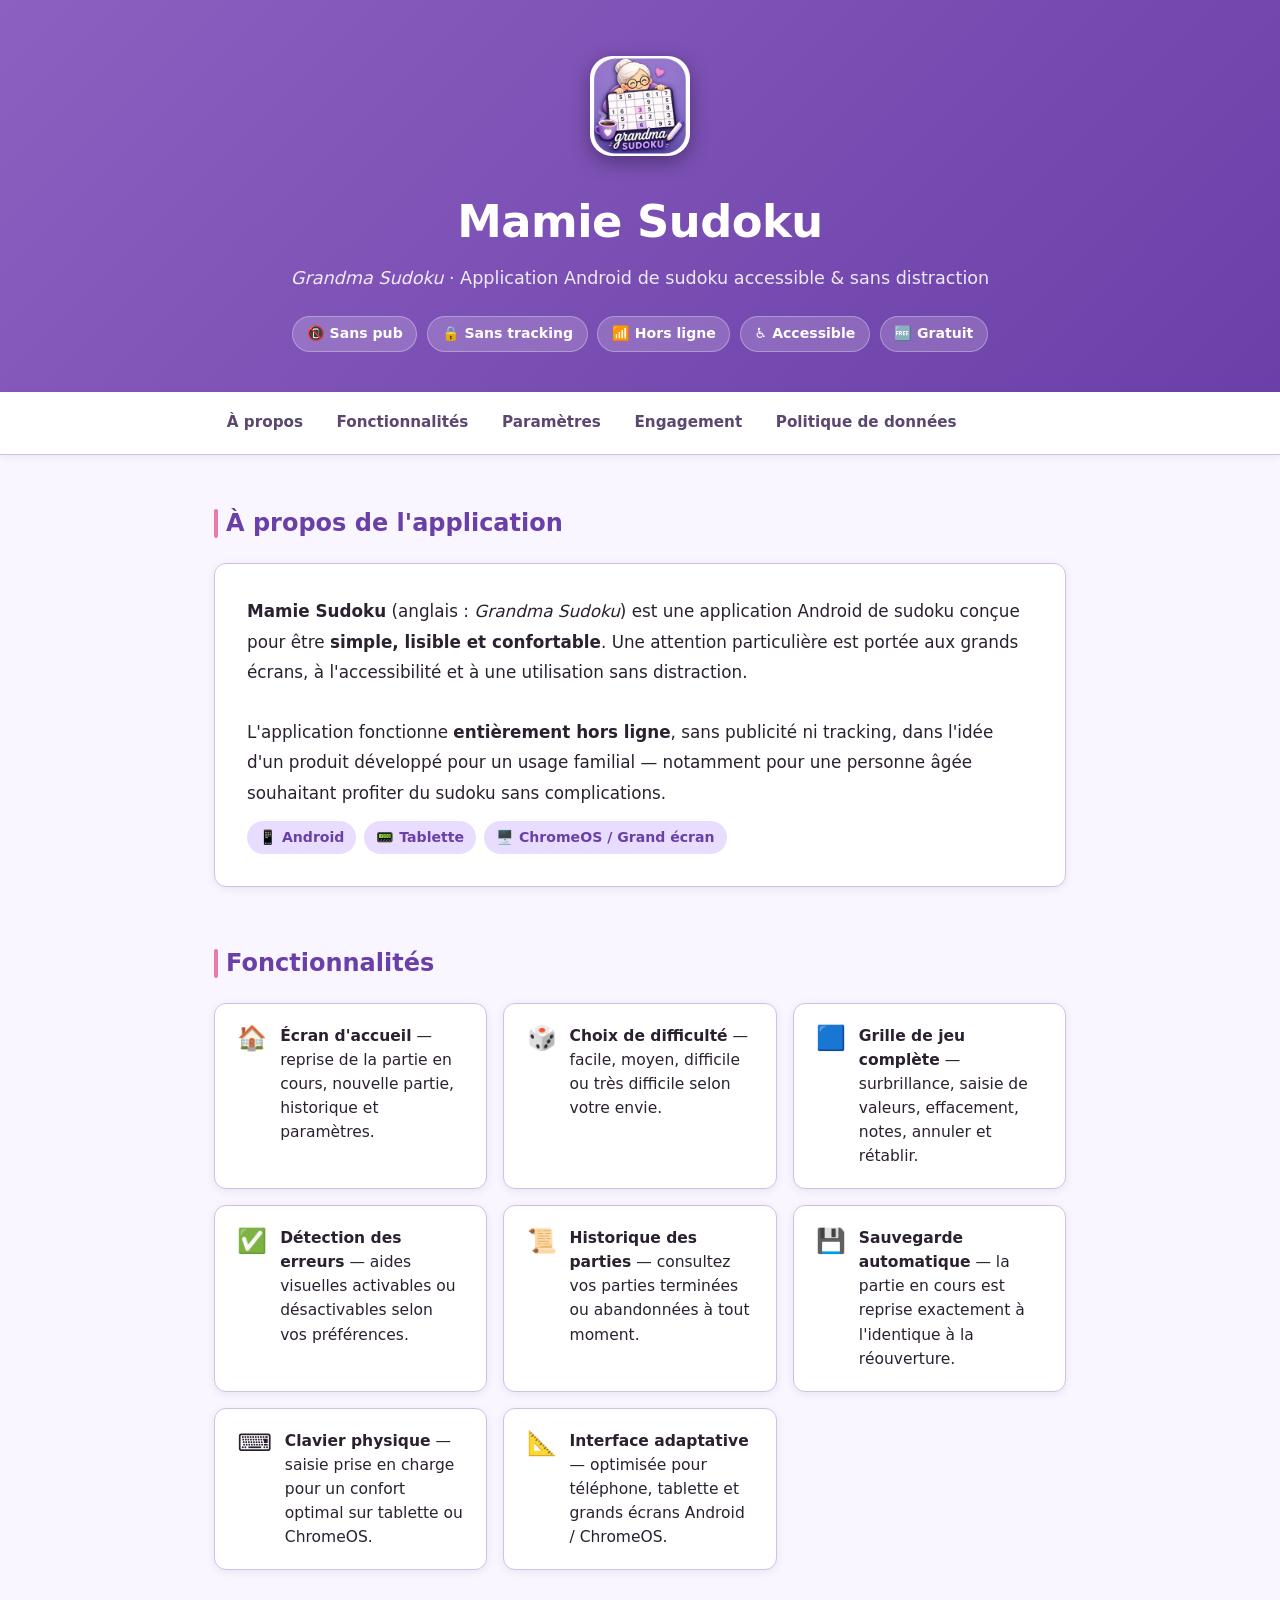
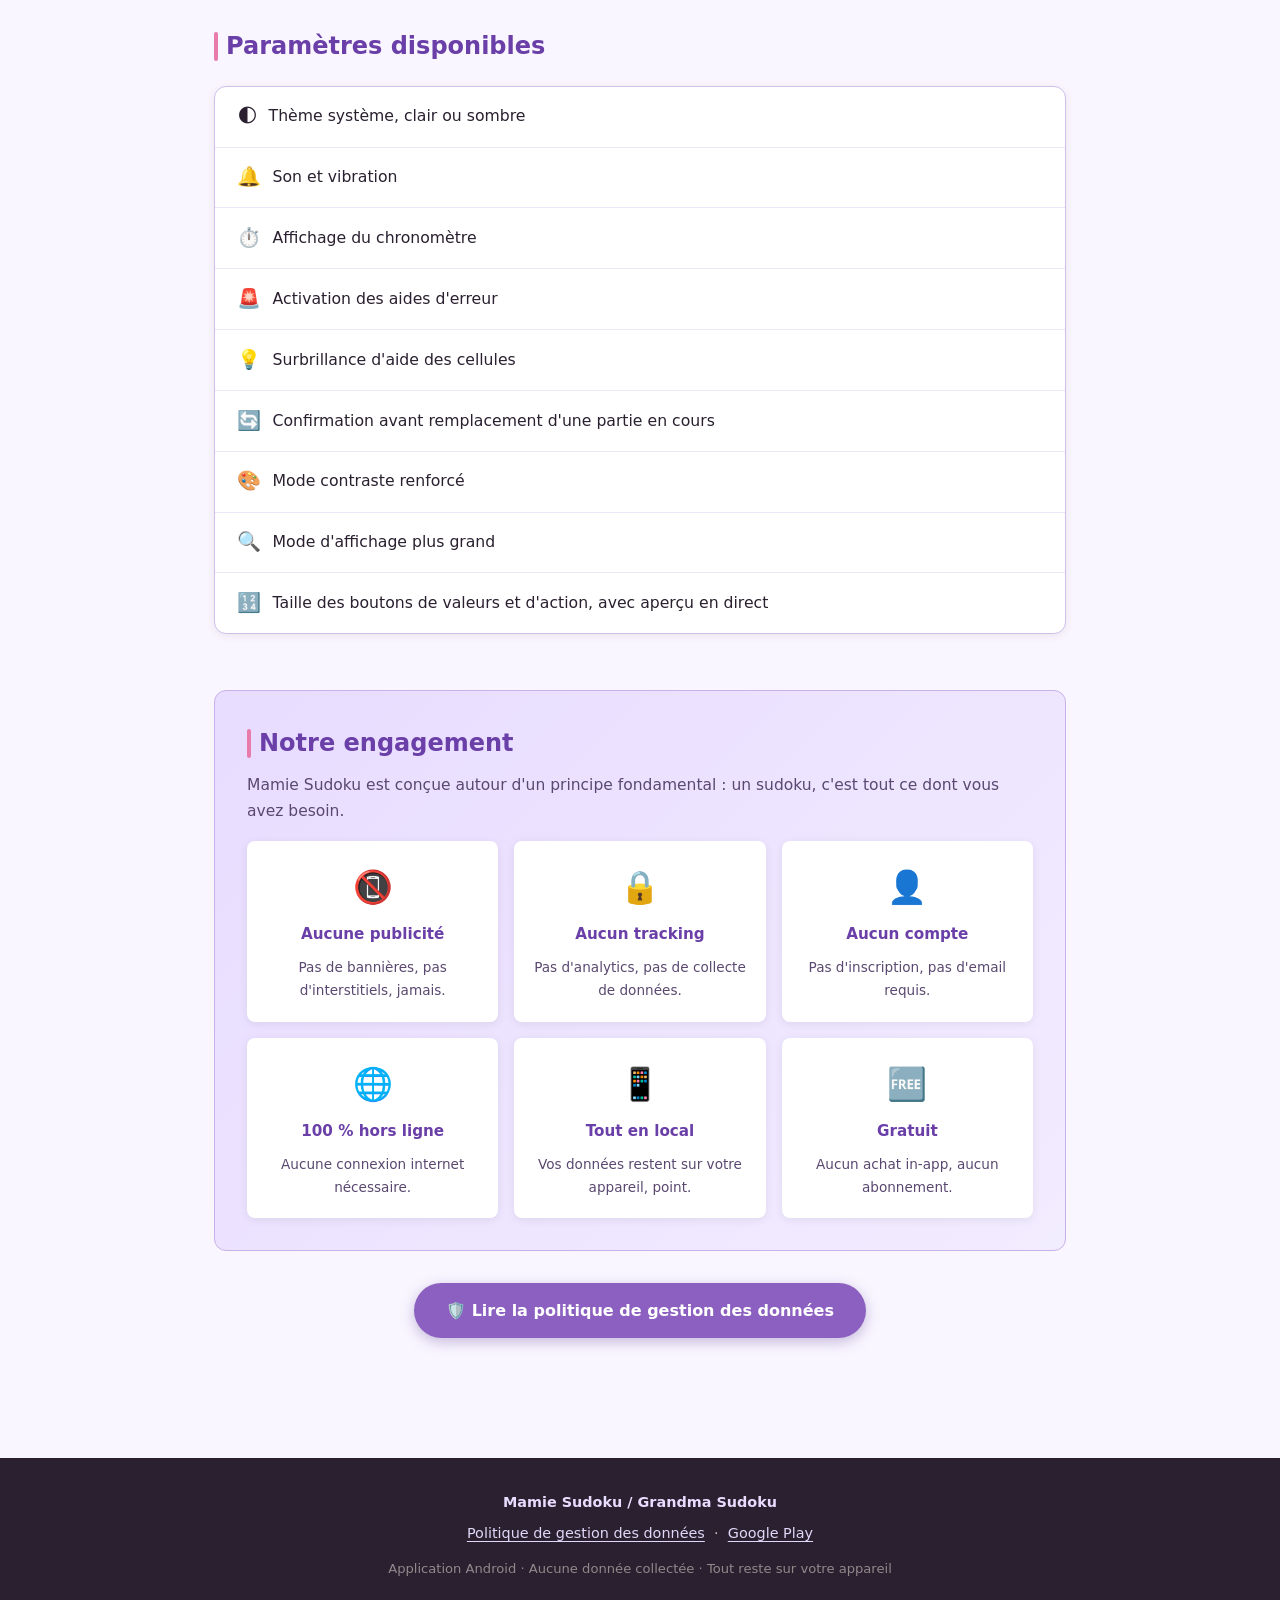
<file: index.html>
<!DOCTYPE html>
<html lang="fr">
<head>
  <meta charset="UTF-8" />
  <meta name="viewport" content="width=device-width, initial-scale=1.0" />
  <title>Mamie Sudoku – Application Android de Sudoku accessible</title>
  <meta name="description" content="Mamie Sudoku (Grandma Sudoku) est une application Android de sudoku simple, lisible et accessible, conçue pour les grands écrans, sans publicité ni tracking. Tout fonctionne hors ligne." />
  <link rel="stylesheet" href="css/style.css" />
  <link rel="icon" href="img/icon.png" type="image/png" />
</head>
<body>

  <a class="skip-link" href="#main-content">Aller au contenu principal</a>

  <!-- ===== HERO ===== -->
  <header class="site-header" role="banner">
    <div class="container">
      <div class="app-icon" role="img" aria-label="Icône de l'application Mamie Sudoku">
        <img src="img/icon.png" alt="Icône Mamie Sudoku" />
      </div>
      <h1>Mamie Sudoku</h1>
      <p class="header-subtitle">
        <em>Grandma Sudoku</em> · Application Android de sudoku accessible &amp; sans distraction
      </p>
      <div class="badge-row" aria-label="Points clés">
        <span class="badge">📵 Sans pub</span>
        <span class="badge">🔒 Sans tracking</span>
        <span class="badge">📶 Hors ligne</span>
        <span class="badge">♿ Accessible</span>
        <span class="badge">🆓 Gratuit</span>
      </div>
    </div>
  </header>

  <!-- ===== NAV ===== -->
  <nav class="site-nav" aria-label="Navigation principale">
    <div class="container">
      <a href="#description">À propos</a>
      <a href="#fonctionnalites">Fonctionnalités</a>
      <a href="#parametres">Paramètres</a>
      <a href="#engagement">Engagement</a>
      <a href="privacy.html">Politique de données</a>
    </div>
  </nav>

  <!-- ===== MAIN ===== -->
  <main id="main-content">
    <div class="container">

      <!-- Description -->
      <section id="description" aria-labelledby="desc-title">
        <h2 class="section-title" id="desc-title">À propos de l'application</h2>
        <div class="description-card">
          <p>
            <strong>Mamie Sudoku</strong> (anglais&nbsp;: <em>Grandma Sudoku</em>) est une application Android de sudoku
            conçue pour être <strong>simple, lisible et confortable</strong>. Une attention particulière est portée
            aux grands écrans, à l'accessibilité et à une utilisation sans distraction.
          </p>
          <br />
          <p>
            L'application fonctionne <strong>entièrement hors ligne</strong>, sans publicité ni tracking,
            dans l'idée d'un produit développé pour un usage familial — notamment pour une personne âgée
            souhaitant profiter du sudoku sans complications.
          </p>
          <div class="platform-tags" aria-label="Plateformes supportées">
            <span class="platform-tag">📱 Android</span>
            <span class="platform-tag">📟 Tablette</span>
            <span class="platform-tag">🖥️ ChromeOS / Grand écran</span>
          </div>
        </div>
      </section>

      <!-- Fonctionnalités -->
      <section id="fonctionnalites" aria-labelledby="feat-title">
        <h2 class="section-title" id="feat-title">Fonctionnalités</h2>
        <div class="feature-grid">

          <article class="feature-card">
            <span class="feature-icon" aria-hidden="true">🏠</span>
            <p><strong>Écran d'accueil</strong> — reprise de la partie en cours, nouvelle partie, historique et paramètres.</p>
          </article>

          <article class="feature-card">
            <span class="feature-icon" aria-hidden="true">🎲</span>
            <p><strong>Choix de difficulté</strong> — facile, moyen, difficile ou très difficile selon votre envie.</p>
          </article>

          <article class="feature-card">
            <span class="feature-icon" aria-hidden="true">🟦</span>
            <p><strong>Grille de jeu complète</strong> — surbrillance, saisie de valeurs, effacement, notes, annuler et rétablir.</p>
          </article>

          <article class="feature-card">
            <span class="feature-icon" aria-hidden="true">✅</span>
            <p><strong>Détection des erreurs</strong> — aides visuelles activables ou désactivables selon vos préférences.</p>
          </article>

          <article class="feature-card">
            <span class="feature-icon" aria-hidden="true">📜</span>
            <p><strong>Historique des parties</strong> — consultez vos parties terminées ou abandonnées à tout moment.</p>
          </article>

          <article class="feature-card">
            <span class="feature-icon" aria-hidden="true">💾</span>
            <p><strong>Sauvegarde automatique</strong> — la partie en cours est reprise exactement à l'identique à la réouverture.</p>
          </article>

          <article class="feature-card">
            <span class="feature-icon" aria-hidden="true">⌨️</span>
            <p><strong>Clavier physique</strong> — saisie prise en charge pour un confort optimal sur tablette ou ChromeOS.</p>
          </article>

          <article class="feature-card">
            <span class="feature-icon" aria-hidden="true">📐</span>
            <p><strong>Interface adaptative</strong> — optimisée pour téléphone, tablette et grands écrans Android / ChromeOS.</p>
          </article>

        </div>
      </section>

      <!-- Paramètres -->
      <section id="parametres" aria-labelledby="settings-title">
        <h2 class="section-title" id="settings-title">Paramètres disponibles</h2>
        <ul class="settings-list" aria-label="Liste des paramètres">
          <li><span class="s-icon" aria-hidden="true">🌓</span> Thème système, clair ou sombre</li>
          <li><span class="s-icon" aria-hidden="true">🔔</span> Son et vibration</li>
          <li><span class="s-icon" aria-hidden="true">⏱️</span> Affichage du chronomètre</li>
          <li><span class="s-icon" aria-hidden="true">🚨</span> Activation des aides d'erreur</li>
          <li><span class="s-icon" aria-hidden="true">💡</span> Surbrillance d'aide des cellules</li>
          <li><span class="s-icon" aria-hidden="true">🔄</span> Confirmation avant remplacement d'une partie en cours</li>
          <li><span class="s-icon" aria-hidden="true">🎨</span> Mode contraste renforcé</li>
          <li><span class="s-icon" aria-hidden="true">🔍</span> Mode d'affichage plus grand</li>
          <li><span class="s-icon" aria-hidden="true">🔢</span> Taille des boutons de valeurs et d'action, avec aperçu en direct</li>
        </ul>
      </section>

      <!-- Engagement / Positionnement -->
      <section id="engagement" aria-labelledby="eng-title">
        <div class="commitment-strip">
          <h2 class="section-title" id="eng-title" style="margin-bottom: 0.5rem;">Notre engagement</h2>
          <p style="color: var(--color-text-light); font-size: 0.97rem;">
            Mamie Sudoku est conçue autour d'un principe fondamental&nbsp;: un sudoku, c'est tout ce dont vous avez besoin.
          </p>
          <div class="commitment-grid">
            <div class="commitment-item">
              <span class="ci-icon">📵</span>
              <strong>Aucune publicité</strong>
              <span>Pas de bannières, pas d'interstitiels, jamais.</span>
            </div>
            <div class="commitment-item">
              <span class="ci-icon">🔒</span>
              <strong>Aucun tracking</strong>
              <span>Pas d'analytics, pas de collecte de données.</span>
            </div>
            <div class="commitment-item">
              <span class="ci-icon">👤</span>
              <strong>Aucun compte</strong>
              <span>Pas d'inscription, pas d'email requis.</span>
            </div>
            <div class="commitment-item">
              <span class="ci-icon">🌐</span>
              <strong>100 % hors ligne</strong>
              <span>Aucune connexion internet nécessaire.</span>
            </div>
            <div class="commitment-item">
              <span class="ci-icon">📱</span>
              <strong>Tout en local</strong>
              <span>Vos données restent sur votre appareil, point.</span>
            </div>
            <div class="commitment-item">
              <span class="ci-icon">🆓</span>
              <strong>Gratuit</strong>
              <span>Aucun achat in-app, aucun abonnement.</span>
            </div>
          </div>
        </div>

        <div class="cta-wrapper">
          <a class="btn-cta" href="privacy.html">
            🛡️ Lire la politique de gestion des données
          </a>
        </div>
      </section>

    </div>
  </main>

  <!-- ===== FOOTER ===== -->
  <footer class="site-footer" role="contentinfo">
    <div class="container">
      <p>
        <strong style="color:#e8dcff;">Mamie Sudoku / Grandma Sudoku</strong>
      </p>
      <p>
        <a href="privacy.html">Politique de gestion des données</a>
        &nbsp;·&nbsp;
        <a href="https://play.google.com/store" rel="noopener noreferrer">Google Play</a>
      </p>
      <p style="margin-top: 0.8rem; font-size: 0.82rem; opacity: 0.65;">
        Application Android · Aucune donnée collectée · Tout reste sur votre appareil
      </p>
    </div>
  </footer>

</body>
</html>
</file>
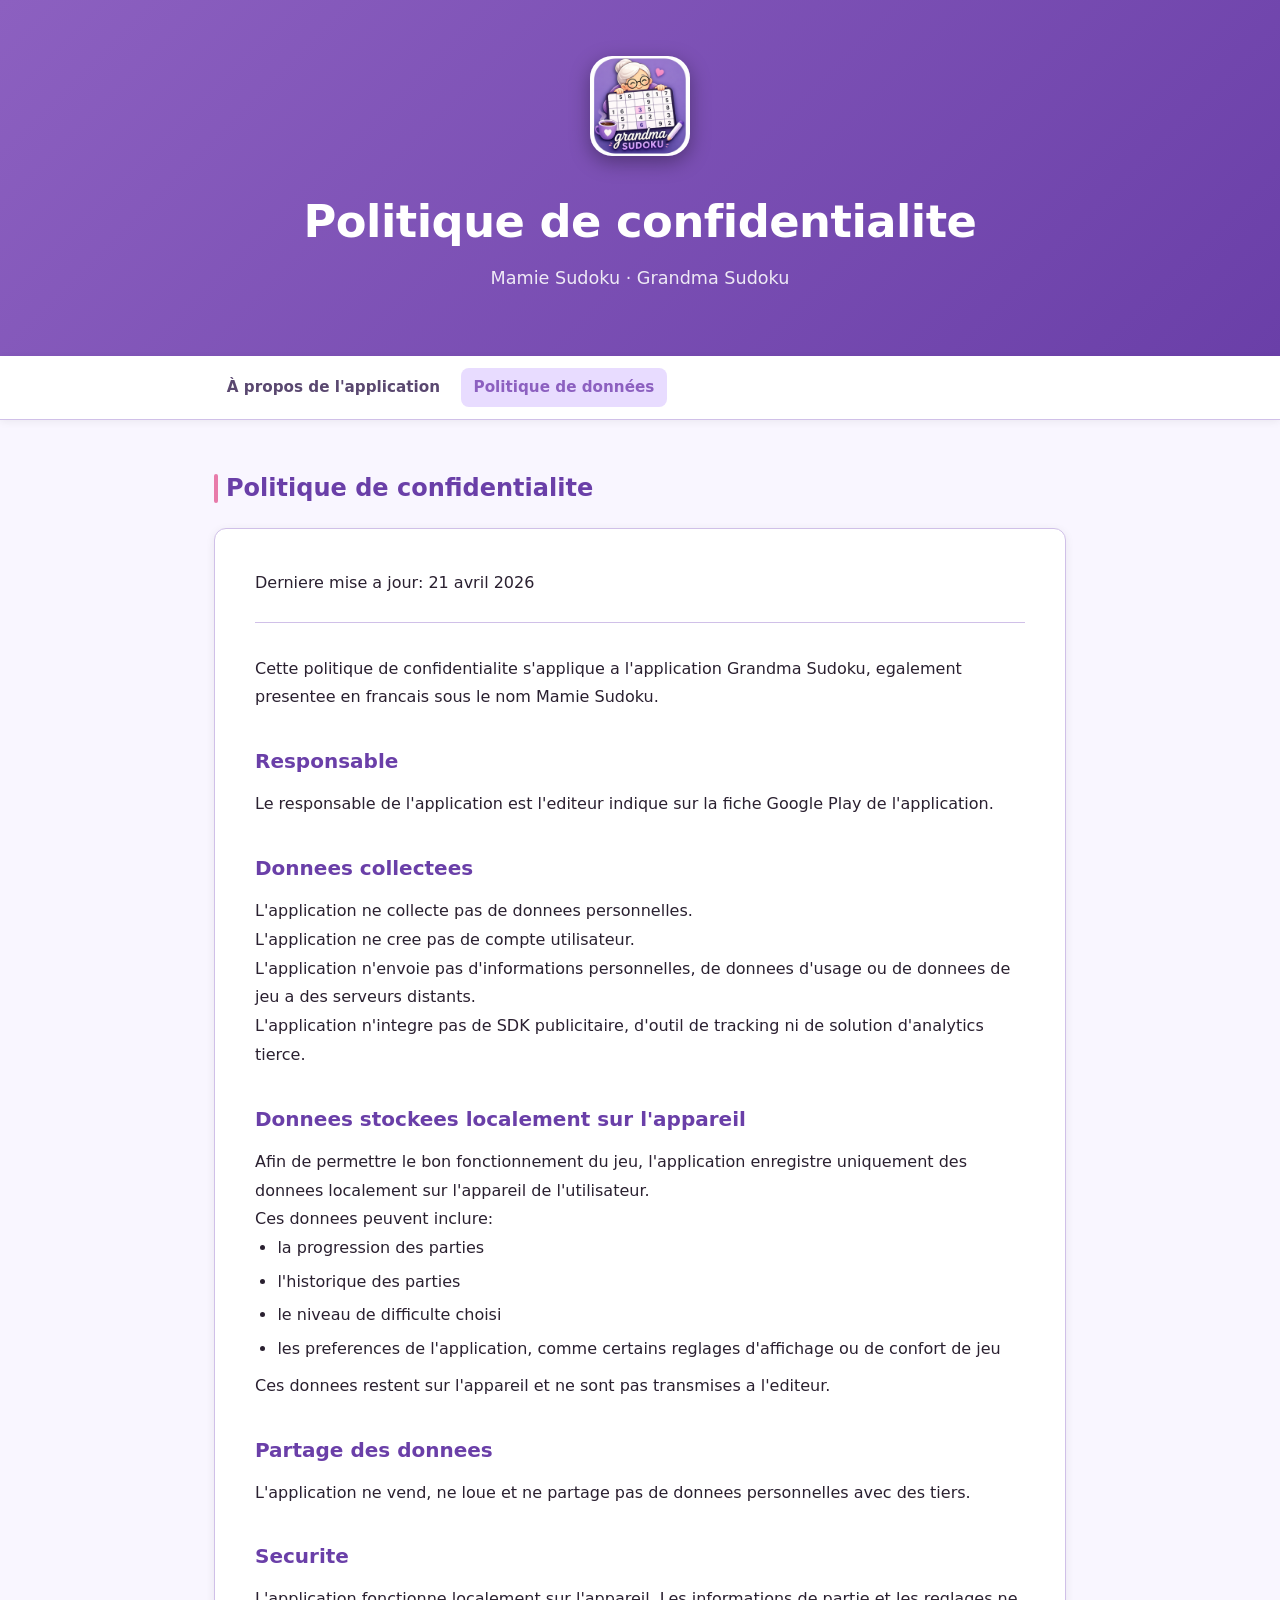
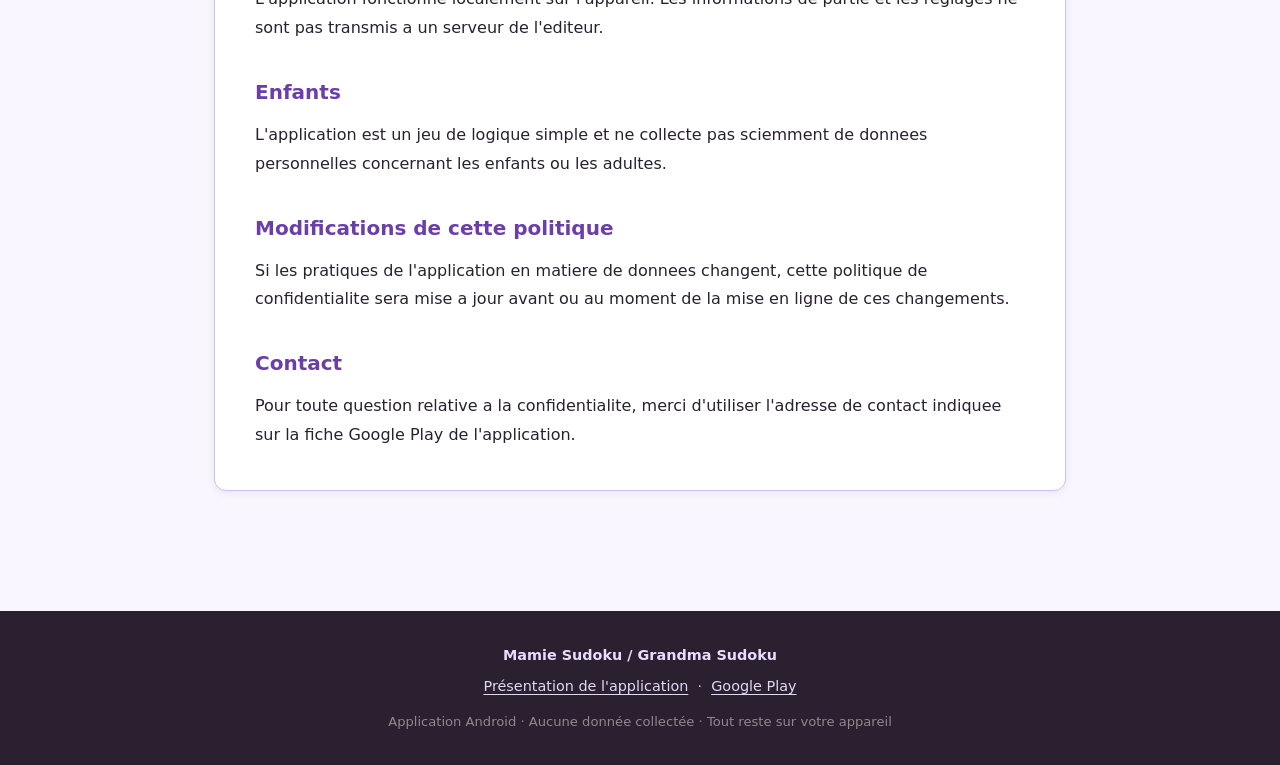
<file: privacy.html>
<!DOCTYPE html>
<html lang="fr">
<head>
  <meta charset="UTF-8" />
  <meta name="viewport" content="width=device-width, initial-scale=1.0" />
  <title>Politique de confidentialite – Mamie Sudoku</title>
  <meta name="description" content="Politique de confidentialité de l'application Grandma Sudoku (Mamie Sudoku). L'application ne collecte aucune donnée personnelle." />
  <link rel="stylesheet" href="css/style.css" />
  <link rel="icon" href="img/icon.png" type="image/png" />
</head>
<body>

  <a class="skip-link" href="#main-content">Aller au contenu principal</a>

  <!-- ===== HERO ===== -->
  <header class="site-header" role="banner">
    <div class="container">
      <div class="app-icon" role="img" aria-label="Icône de l'application Mamie Sudoku">
        <img src="img/icon.png" alt="Icône Mamie Sudoku" />
      </div>
      <h1>Politique de confidentialite</h1>
      <p class="header-subtitle">Mamie Sudoku · Grandma Sudoku</p>
    </div>
  </header>

  <!-- ===== NAV ===== -->
  <nav class="site-nav" aria-label="Navigation principale">
    <div class="container">
      <a href="index.html">À propos de l'application</a>
      <a href="privacy.html" class="active">Politique de données</a>
    </div>
  </nav>

  <!-- ===== MAIN ===== -->
  <main id="main-content">
    <div class="container">
      <section aria-labelledby="privacy-title">
        <h2 class="section-title" id="privacy-title">Politique de confidentialite</h2>

        <div class="policy-content">

          <p class="policy-meta">Derniere mise a jour: 21 avril 2026</p>

          <p>Cette politique de confidentialite s'applique a l'application Grandma Sudoku, egalement presentee en francais sous le nom Mamie Sudoku.</p>

          <h2>Responsable</h2>
          <p>Le responsable de l'application est l'editeur indique sur la fiche Google Play de l'application.</p>

          <h2>Donnees collectees</h2>
          <p>L'application ne collecte pas de donnees personnelles.</p>
          <p>L'application ne cree pas de compte utilisateur.</p>
          <p>L'application n'envoie pas d'informations personnelles, de donnees d'usage ou de donnees de jeu a des serveurs distants.</p>
          <p>L'application n'integre pas de SDK publicitaire, d'outil de tracking ni de solution d'analytics tierce.</p>

          <h2>Donnees stockees localement sur l'appareil</h2>
          <p>Afin de permettre le bon fonctionnement du jeu, l'application enregistre uniquement des donnees localement sur l'appareil de l'utilisateur.</p>
          <p>Ces donnees peuvent inclure:</p>
          <ul>
            <li>la progression des parties</li>
            <li>l'historique des parties</li>
            <li>le niveau de difficulte choisi</li>
            <li>les preferences de l'application, comme certains reglages d'affichage ou de confort de jeu</li>
          </ul>
          <p>Ces donnees restent sur l'appareil et ne sont pas transmises a l'editeur.</p>

          <h2>Partage des donnees</h2>
          <p>L'application ne vend, ne loue et ne partage pas de donnees personnelles avec des tiers.</p>

          <h2>Securite</h2>
          <p>L'application fonctionne localement sur l'appareil. Les informations de partie et les reglages ne sont pas transmis a un serveur de l'editeur.</p>

          <h2>Enfants</h2>
          <p>L'application est un jeu de logique simple et ne collecte pas sciemment de donnees personnelles concernant les enfants ou les adultes.</p>

          <h2>Modifications de cette politique</h2>
          <p>Si les pratiques de l'application en matiere de donnees changent, cette politique de confidentialite sera mise a jour avant ou au moment de la mise en ligne de ces changements.</p>

          <h2>Contact</h2>
          <p>Pour toute question relative a la confidentialite, merci d'utiliser l'adresse de contact indiquee sur la fiche Google Play de l'application.</p>

        </div>
      </section>
    </div>
  </main>

  <!-- ===== FOOTER ===== -->
  <footer class="site-footer" role="contentinfo">
    <div class="container">
      <p>
        <strong style="color:#e8dcff;">Mamie Sudoku / Grandma Sudoku</strong>
      </p>
      <p>
        <a href="index.html">Présentation de l'application</a>
        &nbsp;·&nbsp;
        <a href="https://play.google.com/store" rel="noopener noreferrer">Google Play</a>
      </p>
      <p style="margin-top: 0.8rem; font-size: 0.82rem; opacity: 0.65;">
        Application Android · Aucune donnée collectée · Tout reste sur votre appareil
      </p>
    </div>
  </footer>

</body>
</html>
</file>
<file: css/style.css>
/* =========================================================
   Grandma Sudoku – Static Website Styles
   ========================================================= */

/* ---------- Reset & Base ---------- */
*, *::before, *::after {
  box-sizing: border-box;
  margin: 0;
  padding: 0;
}

:root {
  --color-bg:          #f9f6ff;
  --color-bg-alt:      #ede5f8;
  --color-surface:     #ffffff;
  --color-primary:     #8c60c0;
  --color-primary-dk:  #6a3fa8;
  --color-accent:      #e87baa;
  --color-text:        #2a2030;
  --color-text-light:  #5a4870;
  --color-border:      #d0c0e8;
  --color-badge-bg:    #e8dcff;
  --color-badge-text:  #6a3fa8;
  --radius:            12px;
  --radius-sm:         8px;
  --shadow:            0 4px 20px rgba(0,0,0,0.08);
  --shadow-card:       0 2px 10px rgba(0,0,0,0.07);
  --font:              'Segoe UI', system-ui, -apple-system, sans-serif;
  --max-w:             900px;
  --transition:        0.2s ease;
}

html {
  scroll-behavior: smooth;
}

body {
  font-family: var(--font);
  background: var(--color-bg);
  color: var(--color-text);
  line-height: 1.7;
  font-size: 1.05rem;
}

a {
  color: var(--color-primary);
  text-decoration: underline;
  text-underline-offset: 3px;
  transition: color var(--transition);
}

a:hover {
  color: var(--color-primary-dk);
}

img {
  max-width: 100%;
}

/* ---------- Layout helpers ---------- */
.container {
  max-width: var(--max-w);
  margin: 0 auto;
  padding: 0 1.5rem;
}

/* ---------- Skip link (accessibility) ---------- */
.skip-link {
  position: absolute;
  top: -100%;
  left: 1rem;
  background: var(--color-primary);
  color: #fff;
  padding: 0.5rem 1rem;
  border-radius: var(--radius-sm);
  font-weight: 600;
  z-index: 1000;
  text-decoration: none;
}
.skip-link:focus {
  top: 1rem;
}

/* ---------- Header / Hero ---------- */
.site-header {
  background: linear-gradient(135deg, var(--color-primary) 0%, var(--color-primary-dk) 100%);
  color: #fff;
  padding: 3.5rem 0 2.5rem;
  text-align: center;
}

.app-icon {
  width: 100px;
  height: 100px;
  border-radius: 22px;
  margin-bottom: 1.2rem;
  box-shadow: 0 6px 20px rgba(0,0,0,0.35);
  display: inline-block;
  overflow: hidden;
}

.app-icon img {
  width: 100%;
  height: 100%;
  object-fit: cover;
  display: block;
}

.site-header h1 {
  font-size: clamp(1.8rem, 5vw, 2.8rem);
  font-weight: 800;
  letter-spacing: -0.5px;
  margin-bottom: 0.25rem;
}

.header-subtitle {
  font-size: 1.1rem;
  opacity: 0.88;
  margin-bottom: 1.4rem;
}

.badge-row {
  display: flex;
  flex-wrap: wrap;
  gap: 0.6rem;
  justify-content: center;
}

.badge {
  display: inline-flex;
  align-items: center;
  gap: 0.35rem;
  background: rgba(255,255,255,0.18);
  border: 1px solid rgba(255,255,255,0.3);
  border-radius: 999px;
  padding: 0.3rem 0.85rem;
  font-size: 0.88rem;
  font-weight: 600;
  color: #fff;
  backdrop-filter: blur(4px);
}

/* ---------- Nav ---------- */
.site-nav {
  background: var(--color-surface);
  border-bottom: 1px solid var(--color-border);
  position: sticky;
  top: 0;
  z-index: 100;
  box-shadow: 0 2px 8px rgba(0,0,0,0.06);
}

.site-nav .container {
  display: flex;
  gap: 0.5rem;
  padding-top: 0.75rem;
  padding-bottom: 0.75rem;
  overflow-x: auto;
}

.site-nav a {
  text-decoration: none;
  font-weight: 600;
  font-size: 0.95rem;
  color: var(--color-text-light);
  padding: 0.4rem 0.8rem;
  border-radius: var(--radius-sm);
  white-space: nowrap;
  transition: background var(--transition), color var(--transition);
}

.site-nav a:hover,
.site-nav a.active {
  background: var(--color-badge-bg);
  color: var(--color-primary);
}

/* ---------- Main content ---------- */
main {
  padding: 3rem 0 4rem;
}

/* ---------- Sections ---------- */
section {
  margin-bottom: 3.5rem;
}

.section-title {
  font-size: 1.5rem;
  font-weight: 700;
  color: var(--color-primary-dk);
  margin-bottom: 1.2rem;
  display: flex;
  align-items: center;
  gap: 0.5rem;
}

.section-title::before {
  content: '';
  display: inline-block;
  width: 4px;
  height: 1.2em;
  background: var(--color-accent);
  border-radius: 2px;
  flex-shrink: 0;
}

/* ---------- Description card ---------- */
.description-card {
  background: var(--color-surface);
  border-radius: var(--radius);
  box-shadow: var(--shadow-card);
  padding: 2rem;
  border: 1px solid var(--color-border);
  font-size: 1.05rem;
  line-height: 1.8;
}

/* ---------- Feature & Settings grids ---------- */
.feature-grid {
  display: grid;
  grid-template-columns: repeat(auto-fill, minmax(260px, 1fr));
  gap: 1rem;
}

.feature-card {
  background: var(--color-surface);
  border: 1px solid var(--color-border);
  border-radius: var(--radius);
  box-shadow: var(--shadow-card);
  padding: 1.25rem 1.4rem;
  display: flex;
  align-items: flex-start;
  gap: 0.8rem;
  transition: box-shadow var(--transition), transform var(--transition);
}

.feature-card:hover {
  box-shadow: var(--shadow);
  transform: translateY(-2px);
}

.feature-icon {
  font-size: 1.5rem;
  line-height: 1;
  flex-shrink: 0;
  margin-top: 0.15rem;
}

.feature-card p {
  font-size: 0.97rem;
  color: var(--color-text);
  line-height: 1.55;
}

/* ---------- Settings list ---------- */
.settings-list {
  background: var(--color-surface);
  border: 1px solid var(--color-border);
  border-radius: var(--radius);
  box-shadow: var(--shadow-card);
  overflow: hidden;
}

.settings-list li {
  display: flex;
  align-items: center;
  gap: 0.7rem;
  padding: 0.85rem 1.4rem;
  list-style: none;
  font-size: 0.98rem;
  border-bottom: 1px solid var(--color-bg-alt);
}

.settings-list li:last-child {
  border-bottom: none;
}

.settings-list .s-icon {
  font-size: 1.2rem;
  flex-shrink: 0;
}

/* ---------- Commitment / positioning strip ---------- */
.commitment-strip {
  background: linear-gradient(135deg, var(--color-badge-bg), #f2ecff);
  border: 1px solid #c8b0e8;
  border-radius: var(--radius);
  padding: 2rem;
}

.commitment-grid {
  display: grid;
  grid-template-columns: repeat(auto-fill, minmax(190px, 1fr));
  gap: 1rem;
  margin-top: 1rem;
}

.commitment-item {
  display: flex;
  flex-direction: column;
  align-items: center;
  text-align: center;
  gap: 0.5rem;
  background: var(--color-surface);
  border-radius: var(--radius-sm);
  padding: 1.2rem 1rem;
  box-shadow: var(--shadow-card);
}

.commitment-item .ci-icon {
  font-size: 2rem;
}

.commitment-item strong {
  font-size: 0.95rem;
  color: var(--color-primary-dk);
}

.commitment-item span {
  font-size: 0.85rem;
  color: var(--color-text-light);
}

/* ---------- Platform tags ---------- */
.platform-tags {
  display: flex;
  flex-wrap: wrap;
  gap: 0.5rem;
  margin-top: 0.8rem;
}

.platform-tag {
  background: var(--color-badge-bg);
  color: var(--color-badge-text);
  border-radius: 999px;
  padding: 0.25rem 0.75rem;
  font-size: 0.88rem;
  font-weight: 600;
}

/* ---------- CTA button ---------- */
.cta-wrapper {
  text-align: center;
  margin-top: 2rem;
}

.btn-cta {
  display: inline-flex;
  align-items: center;
  gap: 0.5rem;
  background: var(--color-primary);
  color: #fff;
  font-weight: 700;
  font-size: 1rem;
  padding: 0.85rem 2rem;
  border-radius: 999px;
  text-decoration: none;
  box-shadow: 0 4px 14px rgba(123,94,167,0.4);
  transition: background var(--transition), box-shadow var(--transition), transform var(--transition);
}

.btn-cta:hover {
  background: var(--color-primary-dk);
  color: #fff;
  box-shadow: 0 6px 18px rgba(92,64,128,0.45);
  transform: translateY(-1px);
}

/* ---------- Footer ---------- */
.site-footer {
  background: var(--color-text);
  color: #c8c0bc;
  padding: 2rem 0;
  text-align: center;
  font-size: 0.9rem;
}

.site-footer a {
  color: #e0d8f8;
}

.site-footer p + p {
  margin-top: 0.4rem;
}

/* ---------- Privacy-policy page specific ---------- */
.policy-content {
  background: var(--color-surface);
  border: 1px solid var(--color-border);
  border-radius: var(--radius);
  box-shadow: var(--shadow-card);
  padding: 2.5rem;
}

.policy-content h2 {
  font-size: 1.25rem;
  color: var(--color-primary-dk);
  margin: 2rem 0 0.75rem;
}

.policy-content h2:first-child {
  margin-top: 0;
}

.policy-content p,
.policy-content li {
  font-size: 1rem;
  line-height: 1.8;
  color: var(--color-text);
}

.policy-content ul,
.policy-content ol {
  margin-left: 1.4rem;
  margin-bottom: 0.5rem;
}

.policy-content ul li {
  margin-bottom: 0.3rem;
}

.policy-meta {
  font-size: 0.9rem;
  color: var(--color-text-light);
  margin-bottom: 2rem;
  padding-bottom: 1.5rem;
  border-bottom: 1px solid var(--color-border);
}

.highlight-box {
  background: #f0eaff;
  border-left: 4px solid var(--color-primary);
  border-radius: 0 var(--radius-sm) var(--radius-sm) 0;
  padding: 1rem 1.25rem;
  margin: 1.5rem 0;
  font-size: 0.98rem;
}

/* ---------- Responsive ---------- */
@media (max-width: 600px) {
  .policy-content {
    padding: 1.5rem 1.25rem;
  }

  .description-card {
    padding: 1.4rem;
  }

  .commitment-strip {
    padding: 1.4rem;
  }
}
</file>
